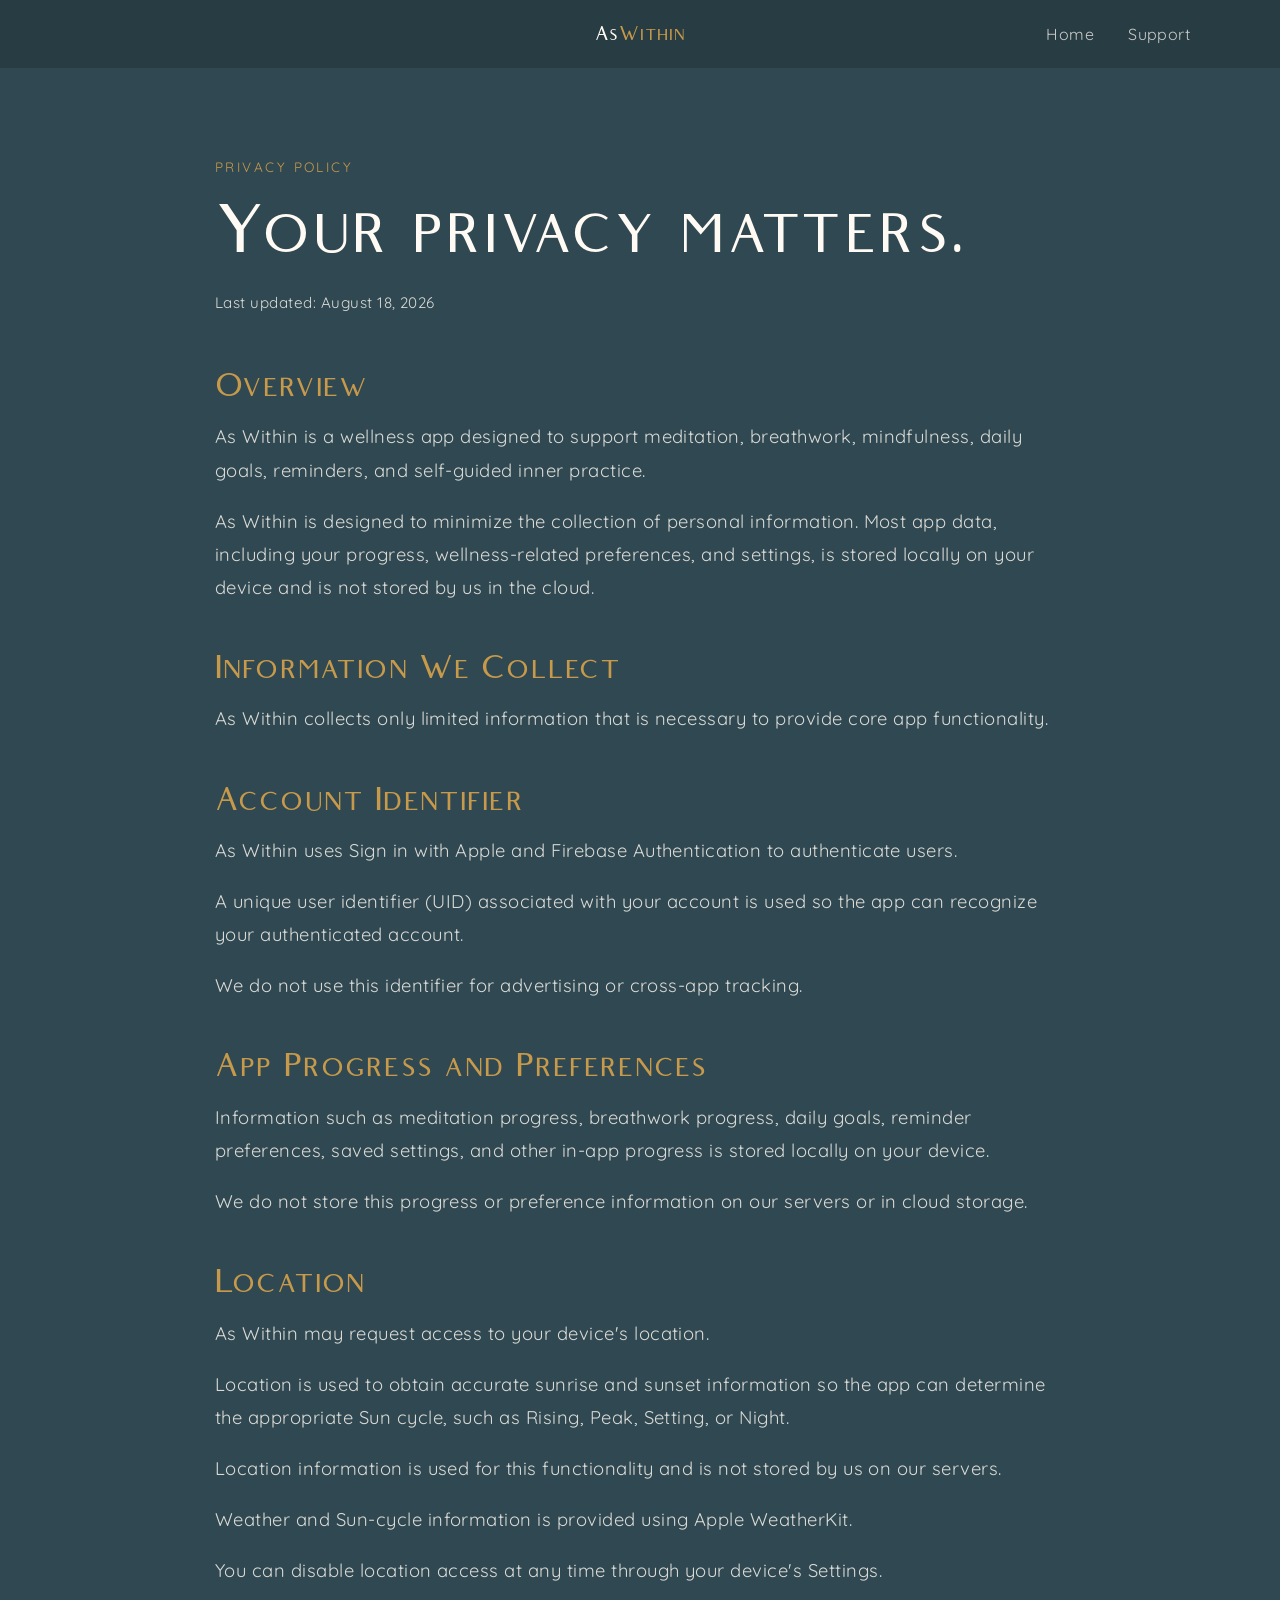
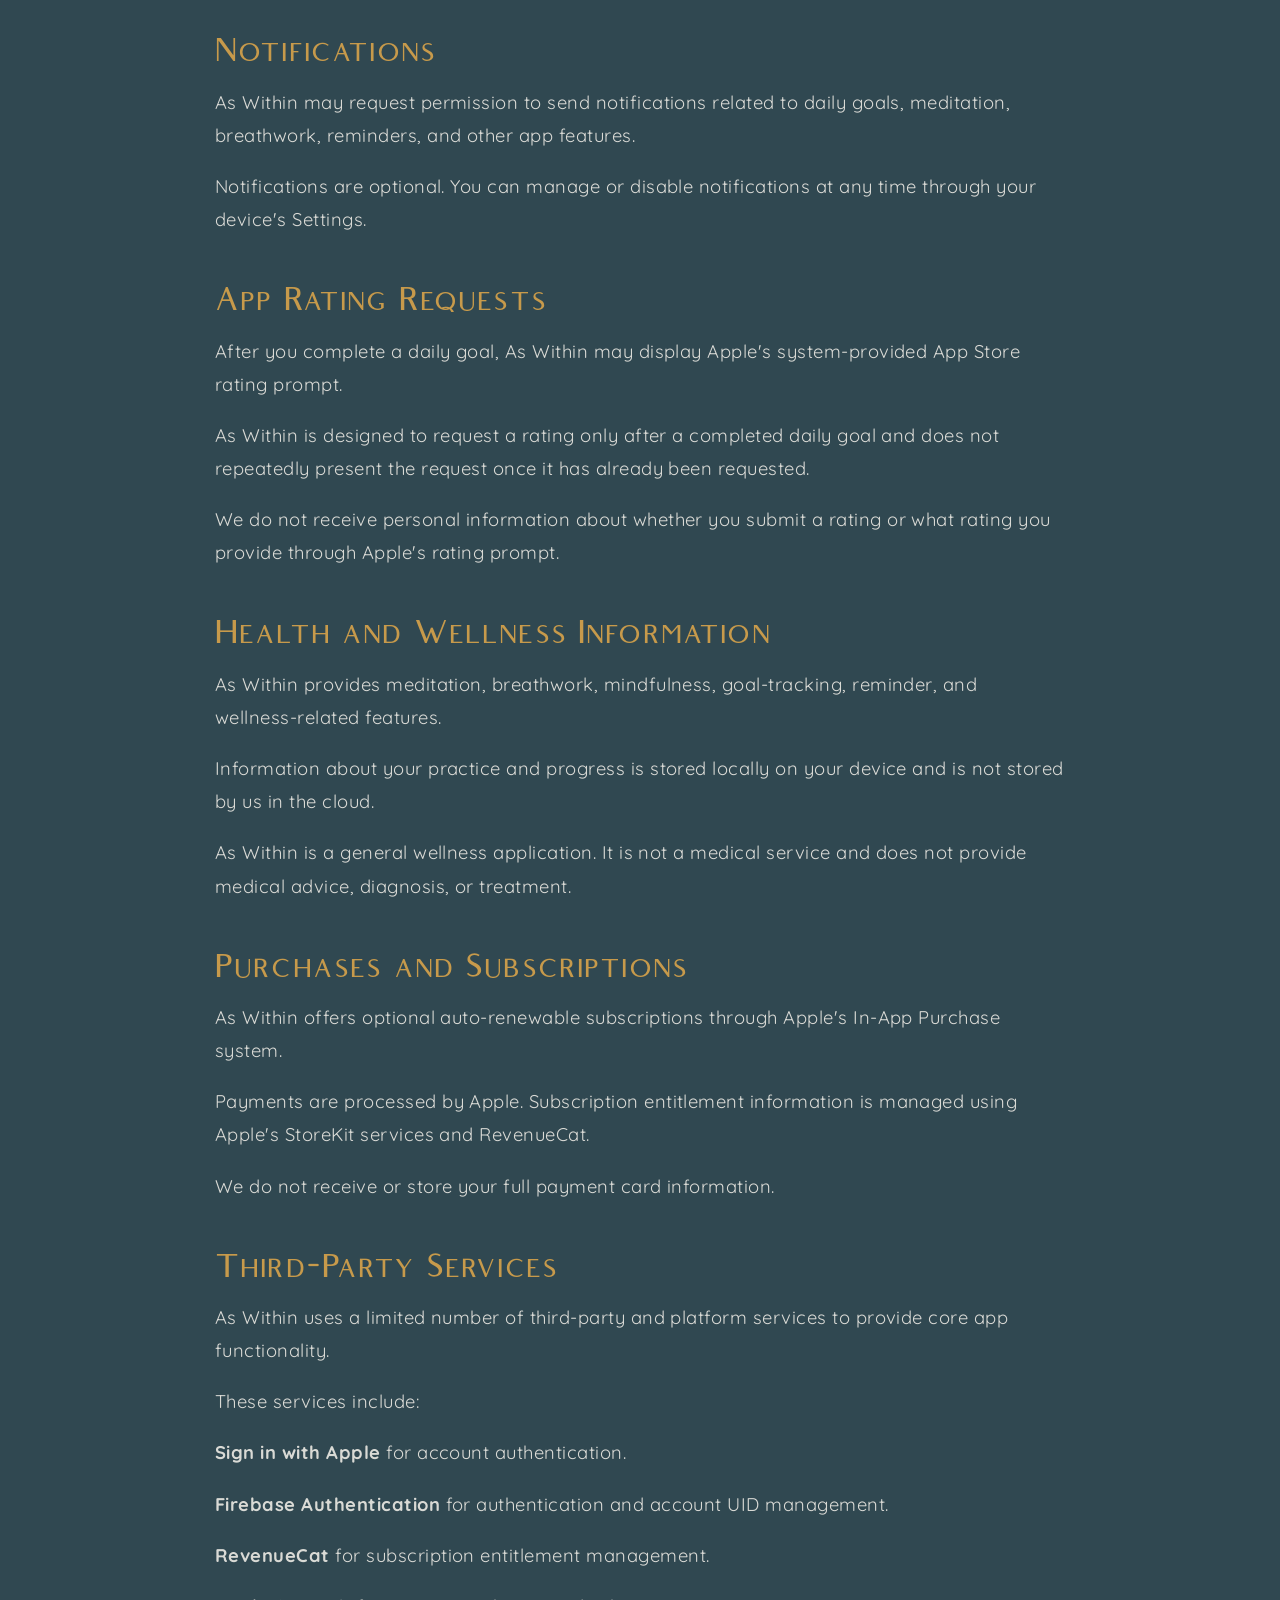
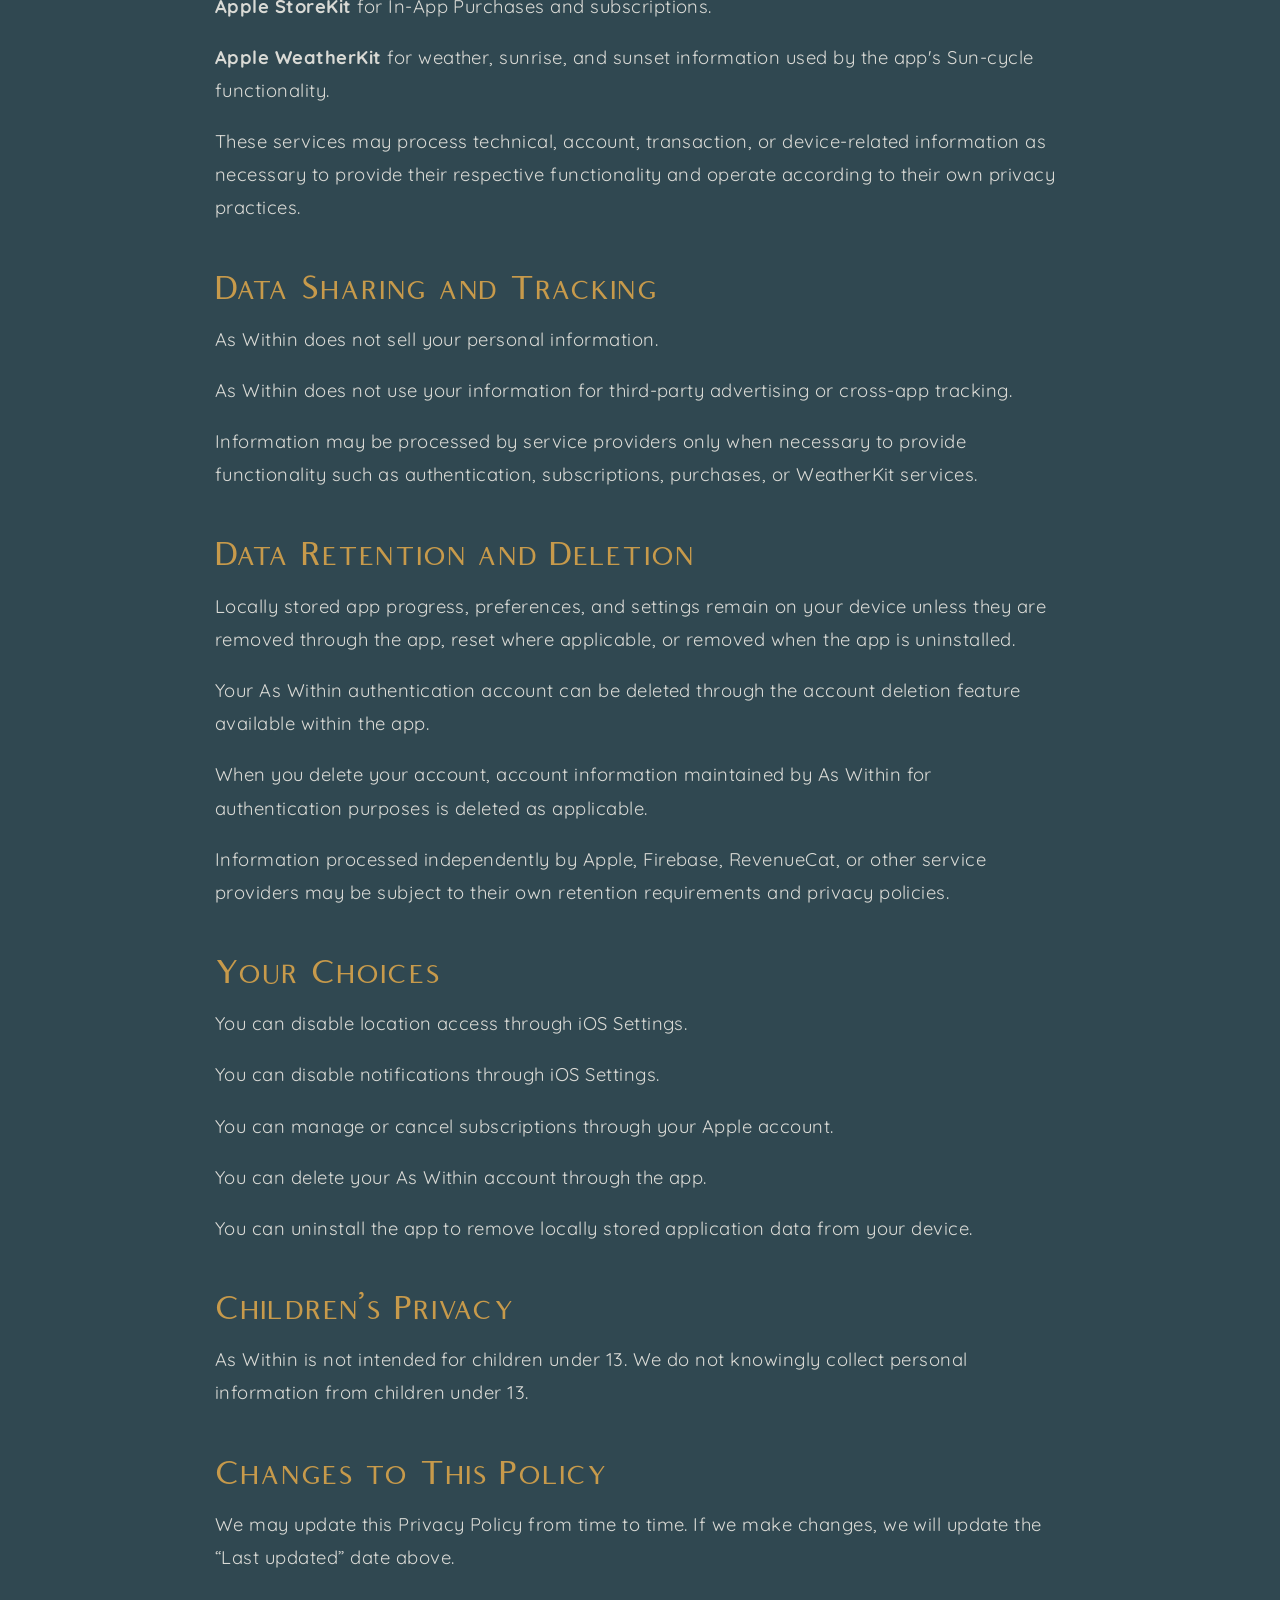
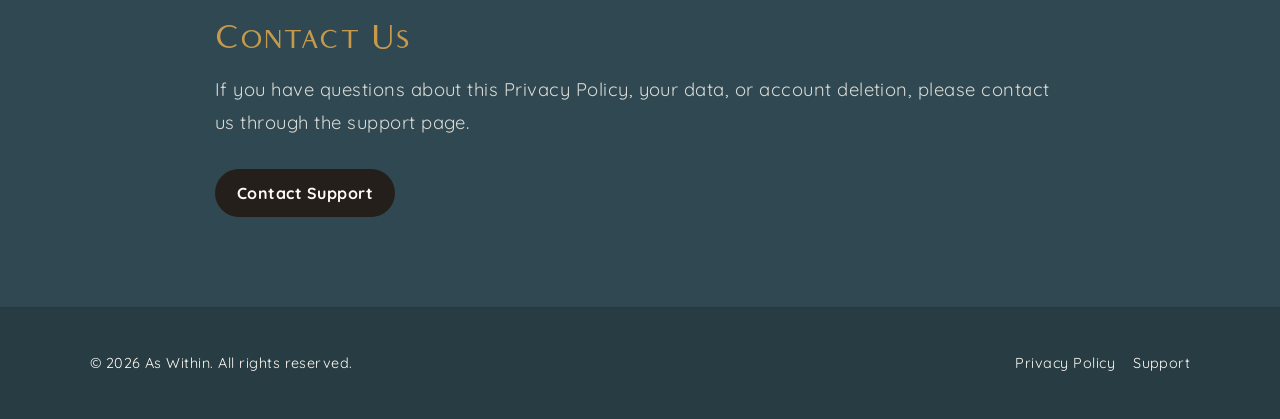
<file: privacy.html>
<!DOCTYPE html>
<html lang="en">
  <head>
    <meta charset="UTF-8" />
    <meta name="viewport" content="width=device-width, initial-scale=1.0" />

    <title>Privacy Policy | As Within</title>

    <meta
      name="description"
      content="Privacy Policy for As Within, a wellness app for breathwork, meditation, reminders, daily goals, and self-guided inner practice."
    />

    <link rel="stylesheet" href="styles.css" />
  </head>

  <body>
    <header class="site-header">
      <a
        href="index.html"
        class="brand-name header-brand"
        aria-label="As Within home"
      >
        <span class="brand-as">As</span><span class="brand-within">Within</span>
      </a>

      <nav class="nav-links" aria-label="Main navigation">
        <a href="index.html">Home</a>
        <a href="support.html">Support</a>
      </nav>
    </header>

    <main>
      <section class="legal-page">
        <div class="legal-content">
          <p class="legal-eyebrow">Privacy Policy</p>

          <h1 class="legal-title">Your privacy matters.</h1>

          <p class="legal-updated">Last updated: August 18, 2026</p>

          <div class="legal-section">
            <h2>Overview</h2>

            <p>
              As Within is a wellness app designed to support meditation,
              breathwork, mindfulness, daily goals, reminders, and self-guided
              inner practice.
            </p>

            <p>
              As Within is designed to minimize the collection of personal
              information. Most app data, including your progress,
              wellness-related preferences, and settings, is stored locally on
              your device and is not stored by us in the cloud.
            </p>
          </div>

          <div class="legal-section">
            <h2>Information We Collect</h2>

            <p>
              As Within collects only limited information that is necessary to
              provide core app functionality.
            </p>
          </div>

          <div class="legal-section">
            <h2>Account Identifier</h2>

            <p>
              As Within uses Sign in with Apple and Firebase Authentication to
              authenticate users.
            </p>

            <p>
              A unique user identifier (UID) associated with your account is
              used so the app can recognize your authenticated account.
            </p>

            <p>
              We do not use this identifier for advertising or cross-app
              tracking.
            </p>
          </div>

          <div class="legal-section">
            <h2>App Progress and Preferences</h2>

            <p>
              Information such as meditation progress, breathwork progress,
              daily goals, reminder preferences, saved settings, and other
              in-app progress is stored locally on your device.
            </p>

            <p>
              We do not store this progress or preference information on our
              servers or in cloud storage.
            </p>
          </div>

          <div class="legal-section">
            <h2>Location</h2>

            <p>
              As Within may request access to your device's location.
            </p>

            <p>
              Location is used to obtain accurate sunrise and sunset
              information so the app can determine the appropriate Sun cycle,
              such as Rising, Peak, Setting, or Night.
            </p>

            <p>
              Location information is used for this functionality and is not
              stored by us on our servers.
            </p>

            <p>
              Weather and Sun-cycle information is provided using Apple
              WeatherKit.
            </p>

            <p>
              You can disable location access at any time through your device's
              Settings.
            </p>
          </div>

          <div class="legal-section">
            <h2>Notifications</h2>

            <p>
              As Within may request permission to send notifications related to
              daily goals, meditation, breathwork, reminders, and other app
              features.
            </p>

            <p>
              Notifications are optional. You can manage or disable
              notifications at any time through your device's Settings.
            </p>
          </div>

          <div class="legal-section">
            <h2>App Rating Requests</h2>

            <p>
              After you complete a daily goal, As Within may display Apple's
              system-provided App Store rating prompt.
            </p>

            <p>
              As Within is designed to request a rating only after a completed
              daily goal and does not repeatedly present the request once it has
              already been requested.
            </p>

            <p>
              We do not receive personal information about whether you submit a
              rating or what rating you provide through Apple's rating prompt.
            </p>
          </div>

          <div class="legal-section">
            <h2>Health and Wellness Information</h2>

            <p>
              As Within provides meditation, breathwork, mindfulness,
              goal-tracking, reminder, and wellness-related features.
            </p>

            <p>
              Information about your practice and progress is stored locally on
              your device and is not stored by us in the cloud.
            </p>

            <p>
              As Within is a general wellness application. It is not a medical
              service and does not provide medical advice, diagnosis, or
              treatment.
            </p>
          </div>

          <div class="legal-section">
            <h2>Purchases and Subscriptions</h2>

            <p>
              As Within offers optional auto-renewable subscriptions through
              Apple's In-App Purchase system.
            </p>

            <p>
              Payments are processed by Apple. Subscription entitlement
              information is managed using Apple's StoreKit services and
              RevenueCat.
            </p>

            <p>
              We do not receive or store your full payment card information.
            </p>
          </div>

          <div class="legal-section">
            <h2>Third-Party Services</h2>

            <p>
              As Within uses a limited number of third-party and platform
              services to provide core app functionality.
            </p>

            <p>
              These services include:
            </p>

            <p>
              <strong>Sign in with Apple</strong> for account authentication.
            </p>

            <p>
              <strong>Firebase Authentication</strong> for authentication and
              account UID management.
            </p>

            <p>
              <strong>RevenueCat</strong> for subscription entitlement
              management.
            </p>

            <p>
              <strong>Apple StoreKit</strong> for In-App Purchases and
              subscriptions.
            </p>

            <p>
              <strong>Apple WeatherKit</strong> for weather, sunrise, and sunset
              information used by the app's Sun-cycle functionality.
            </p>

            <p>
              These services may process technical, account, transaction, or
              device-related information as necessary to provide their
              respective functionality and operate according to their own
              privacy practices.
            </p>
          </div>

          <div class="legal-section">
            <h2>Data Sharing and Tracking</h2>

            <p>
              As Within does not sell your personal information.
            </p>

            <p>
              As Within does not use your information for third-party
              advertising or cross-app tracking.
            </p>

            <p>
              Information may be processed by service providers only when
              necessary to provide functionality such as authentication,
              subscriptions, purchases, or WeatherKit services.
            </p>
          </div>

          <div class="legal-section">
            <h2>Data Retention and Deletion</h2>

            <p>
              Locally stored app progress, preferences, and settings remain on
              your device unless they are removed through the app, reset where
              applicable, or removed when the app is uninstalled.
            </p>

            <p>
              Your As Within authentication account can be deleted through the
              account deletion feature available within the app.
            </p>

            <p>
              When you delete your account, account information maintained by
              As Within for authentication purposes is deleted as applicable.
            </p>

            <p>
              Information processed independently by Apple, Firebase,
              RevenueCat, or other service providers may be subject to their own
              retention requirements and privacy policies.
            </p>
          </div>

          <div class="legal-section">
            <h2>Your Choices</h2>

            <p>
              You can disable location access through iOS Settings.
            </p>

            <p>
              You can disable notifications through iOS Settings.
            </p>

            <p>
              You can manage or cancel subscriptions through your Apple
              account.
            </p>

            <p>
              You can delete your As Within account through the app.
            </p>

            <p>
              You can uninstall the app to remove locally stored application
              data from your device.
            </p>
          </div>

          <div class="legal-section">
            <h2>Children’s Privacy</h2>

            <p>
              As Within is not intended for children under 13. We do not
              knowingly collect personal information from children under 13.
            </p>
          </div>

          <div class="legal-section">
            <h2>Changes to This Policy</h2>

            <p>
              We may update this Privacy Policy from time to time. If we make
              changes, we will update the “Last updated” date above.
            </p>
          </div>

          <div class="legal-section">
            <h2>Contact Us</h2>

            <p>
              If you have questions about this Privacy Policy, your data, or
              account deletion, please contact us through the support page.
            </p>

            <a class="button legal-button" href="support.html">
              Contact Support
            </a>
          </div>
        </div>
      </section>
    </main>

    <footer class="site-footer">
      <p>© 2026 As Within. All rights reserved.</p>

      <div class="footer-links">
        <a href="privacy.html">Privacy Policy</a>
        <a href="support.html">Support</a>
      </div>
    </footer>
  </body>
</html>
</file>
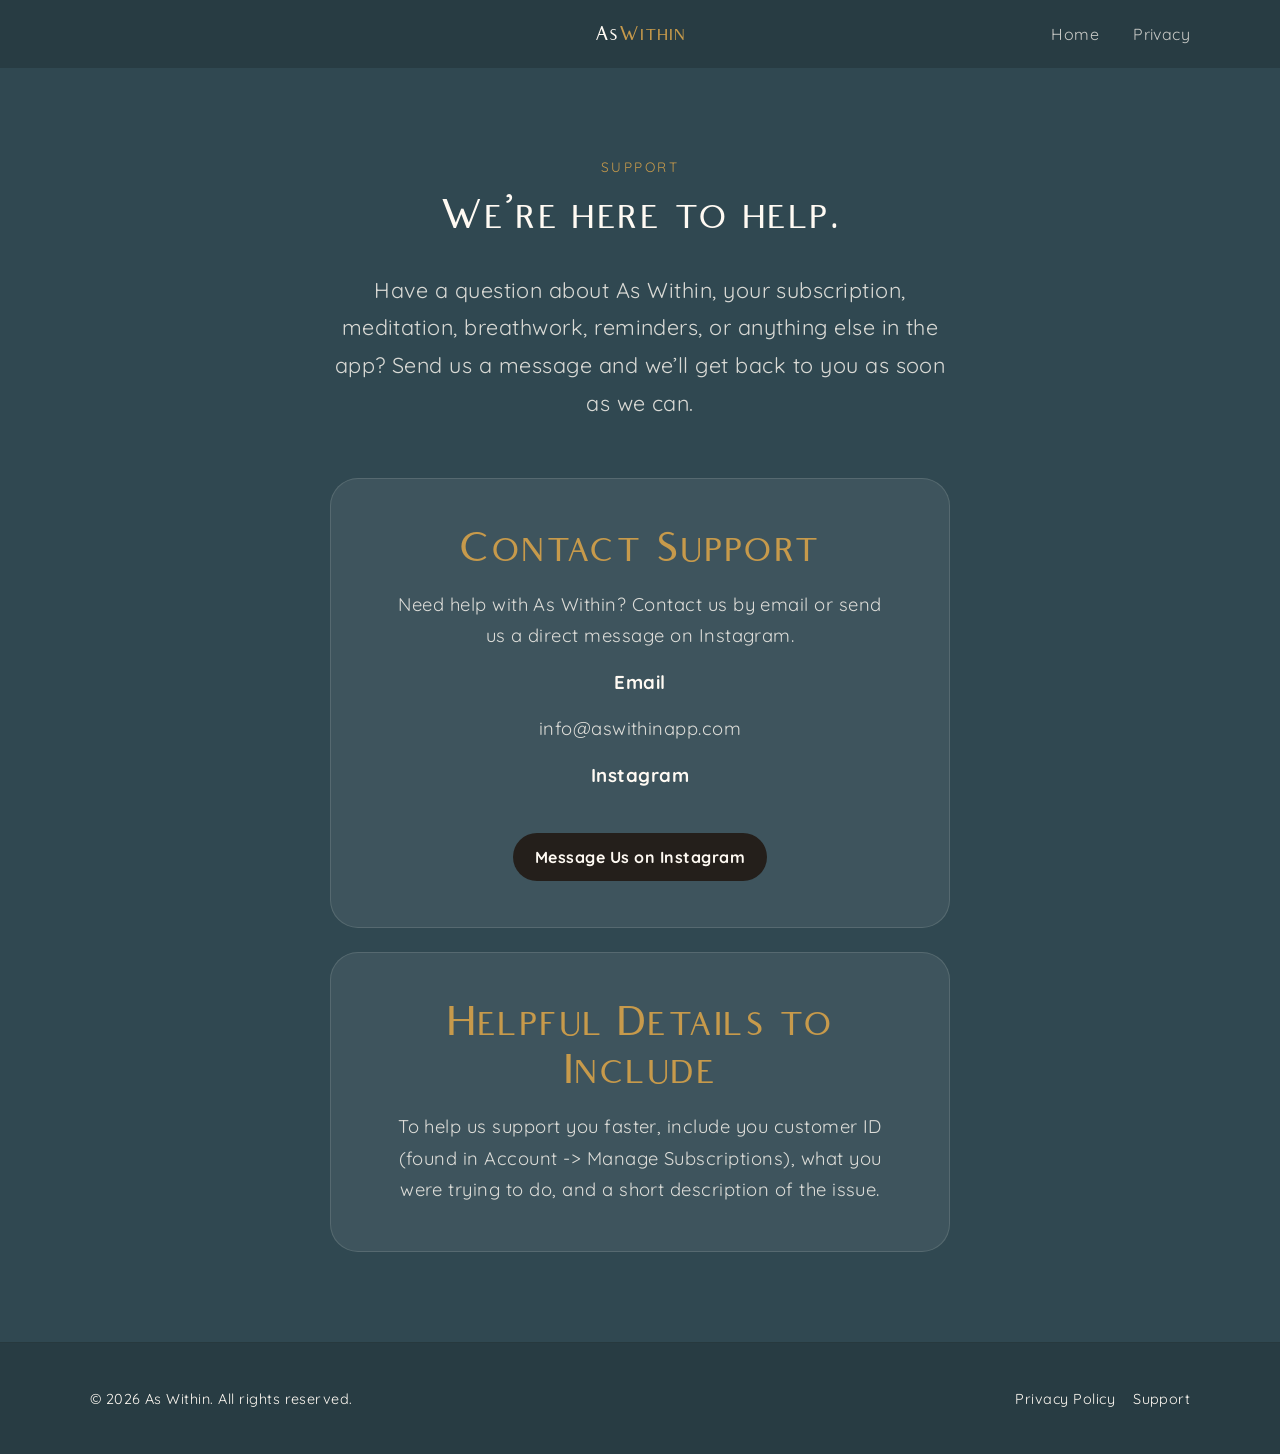
<file: support.html>
<!DOCTYPE html>
<html lang="en">
  <head>
    <meta charset="UTF-8" />
    <meta name="viewport" content="width=device-width, initial-scale=1.0" />

    <title>Support | As Within</title>

    <meta
      name="description"
      content="Contact As Within support for help with the wellness app, subscriptions, meditation, breathwork, reminders, or account questions."
    />

    <link rel="stylesheet" href="styles.css" />
  </head>

  <body>
    <header class="site-header">
      <a href="index.html" class="brand-name header-brand" aria-label="As Within home">
        <span class="brand-as">As</span><span class="brand-within">Within</span>
      </a>

      <nav class="nav-links" aria-label="Main navigation">
        <a href="index.html">Home</a>
        <a href="privacy.html">Privacy</a>
      </nav>
    </header>

    <main>
      <section class="support-page">
        <div class="support-content">
          <p class="support-eyebrow">Support</p>

          <h1 class="support-title">We’re here to help.</h1>

          <p class="support-bodyText">
            Have a question about As Within, your subscription, meditation,
            breathwork, reminders, or anything else in the app? Send us a message
            and we’ll get back to you as soon as we can.
          </p>

          <div class="support-card">
            <h2>Contact Support</h2>

            <p>
              Need help with As Within? Contact us by email or send us a direct
              message on Instagram.
            </p>

            <div class="support-contact-option">
              <h3>Email</h3>

              <p class="support-email-address">
                info@aswithinapp.com
              </p>
            </div>

            <div class="support-contact-option">
              <h3>Instagram</h3>

              <a
                class="button support-button"
                href="https://www.instagram.com/aswithinapp/"
                target="_blank"
                rel="noopener noreferrer"
              >
                Message Us on Instagram
              </a>
            </div>
          </div>

          <div class="support-card secondary-support-card">
            <h2>Helpful Details to Include</h2>

            <p>
              To help us support you faster, include you customer ID (found in Account -> Manage Subscriptions), what
              you were trying to do, and a short description of the issue.
            </p>
          </div>
        </div>
      </section>
    </main>

    <footer class="site-footer">
      <p>© 2026 As Within. All rights reserved.</p>

      <div class="footer-links">
        <a href="privacy.html">Privacy Policy</a>
        <a href="support.html">Support</a>
      </div>
    </footer>
  </body>
</html>
</file>
<file: styles.css>
* {
  box-sizing: border-box;
}

:root {
  --forest-green: rgb(48, 72, 81);
  --forest-green-soft: rgb(55, 83, 93);
  --forest-green-practice: rgb(48, 72, 81);
  --forest-green-intention: rgb(51, 77, 87);
  --forest-green-more: rgb(49, 74, 83);
  --forest-green-dark: rgb(40, 60, 67);
  --cream-text: #fffaf3;
  --soft-cream-text: rgba(255, 250, 243, 0.82);
  --gold-accent: #c79a4b;
}

body {
  margin: 0;
  font-family: "Quicksand", Arial, Helvetica, sans-serif;
  font-weight: 400;
  letter-spacing: 0.03em;
  background: var(--forest-green);
  color: var(--cream-text);
}

.section-nav {
  position: fixed;
  top: 50%;
  right: 24px;
  transform: translateY(-50%);
  z-index: 100;
  display: flex;
  flex-direction: column;
  align-items: center;
  gap: 14px;
}

.section-dot,
.section-arrow {
  border: none;
  cursor: pointer;
  color: var(--cream-text);
  background: rgba(255, 250, 243, 0.16);
  backdrop-filter: blur(10px);
  transition: transform 0.2s ease, background 0.2s ease;
}

.section-dot {
  width: 12px;
  height: 12px;
  padding: 0;
  border-radius: 999px;
}

.section-dot.active {
  background: var(--gold-accent);
  transform: scale(1.35);
}

.section-arrow {
  width: 34px;
  height: 34px;
  border-radius: 999px;
  font-size: 1rem;
}

.section-dot:hover,
.section-arrow:hover {
  transform: scale(1.15);
  background: rgba(255, 250, 243, 0.28);
}

.section-dot.active:hover {
  transform: scale(1.35);
  background: var(--gold-accent);
}

.brand-name {
  font-weight: 700;
}

.brand-as {
  color: var(--cream-text);
}

.brand-within {
  color: var(--gold-accent);
}

.site-header {
  position: relative;
  width: 100%;
  padding: 24px 7vw;
  display: flex;
  align-items: center;
  justify-content: flex-end;
  background: var(--forest-green-dark);
  color: var(--cream-text);
}

.header-brand {
  position: absolute;
  left: 50%;
  transform: translateX(-50%);
  font-size: 1.4rem;
  font-family: "Belgium", "Quicksand", Arial, Helvetica, sans-serif;
  font-weight: 400;
  letter-spacing: 0.03em;
}

a {
  color: inherit;
  text-decoration: none;
}

.logo {
  font-size: 1.4rem;
  font-weight: 700;
  letter-spacing: 0.03em;
}

.nav-links {
  display: flex;
  gap: 34px;
  flex-wrap: nowrap;
  white-space: nowrap;
}

.nav-links a {
  opacity: 0.75;
}

.nav-links a:hover {
  opacity: 1;
}

.hero {
  padding: 80px 7vw;
  display: flex;
  align-items: center;
  justify-content: center;
  text-align: center;
  background: var(--forest-green);
  color: var(--cream-text);
}

.hero-title { 
  font-size: clamp(3.5rem, 8vw, 7rem);
  font-family: "Belgium", "Quicksand", Arial, Helvetica, sans-serif;
  font-weight: 400;
  letter-spacing: 0.03em;
}

.hero-content {
  max-width: 820px;
}

.hero-eyebrow {
  margin: 0 0 16px;
  font-size: 0.8rem;
  letter-spacing: 0.18em;
  text-transform: uppercase;
  color: var(--gold-accent);
  padding-top: 10px;
}

h1 {
  margin: 0;
  font-size: clamp(3rem, 8vw, 5rem);
  line-height: 0.95;
  letter-spacing: -0.06em;
}

.hero-text {
  font-family: "Quicksand", Arial, Helvetica, sans-serif;
  max-width: 620px;
  margin: 28px auto 0;
  font-size: 1.2rem;
  line-height: 1.7;
  opacity: 0.8;
}

.hero-actions {
  margin-top: 36px;
  display: flex;
  justify-content: center;
  flex-wrap: wrap;
  gap: 14px;
}

.button {
  display: inline-flex;
  align-items: center;
  justify-content: center;
  min-height: 48px;
  padding: 0 22px;
  border-radius: 999px;
  font-weight: 700;
}

.primary-button {
  background: #241f1b;
  color: #fffaf3;
}

.secondary-button {
  border: 1px solid rgba(36, 31, 27, 0.25);
}

.app-idea {
  padding: clamp(64px, 8vw, 110px) 7vw;
  display: flex;
  align-items: center;
  justify-content: center;
  background: var(--forest-green-soft);
  color: var(--cream-text);
}

.app-idea-content {
  width: min(1100px, 100%);
  display: grid;
  grid-template-columns:
    minmax(220px, 0.85fr)
    minmax(320px, 1.15fr);
  align-items: center;
  gap: clamp(36px, 7vw, 90px);
}

.app-idea-image-wrapper {
  display: flex;
  align-items: center;
  justify-content: center;
  min-width: 0;
}

.app-idea-image-wrapper img {
  width: clamp(190px, 26vw, 260px);
  max-width: 100%;
  height: auto;
  display: block;
  border-radius: clamp(18px, 2vw, 24px);
}

.app-idea-text-wrapper {
  min-width: 0;
  text-align: left;
}

.app-idea-title {
  margin: 0;
  font-size: clamp(2.8rem, 5.5vw, 5rem);
  font-family: "Belgium", "Quicksand", Arial, Helvetica, sans-serif;
  font-weight: 400;
  letter-spacing: 0.03em;
  line-height: 0.95;
}

.app-idea-eyebrow {
  margin: clamp(22px, 3vw, 30px) 0 14px;
  font-size: clamp(0.72rem, 1vw, 0.85rem);
  letter-spacing: 0.18em;
  line-height: 1.5;
  text-transform: uppercase;
  color: var(--soft-cream-text);
}

.app-idea-the-saying {
  margin: 0;
  color: #a1712e;
  font-size: clamp(1rem, 1.5vw, 1.25rem);
  letter-spacing: 0.08em;
  line-height: 1.5;
}

.app-idea-bodyText {
  max-width: 520px;
  margin: clamp(20px, 3vw, 28px) 0 0;
  font-size: clamp(1rem, 1.5vw, 1.2rem);
  line-height: 1.7;
  color: var(--soft-cream-text);
}

.the-practice {
  padding: 80px 7vw;
  display: flex;
  align-items: center;
  justify-content: center;
  text-align: center;
  background: var(--forest-green-practice);
  color: var(--cream-text);
}

.the-practice-heading {
  width: min(1100px, 100%);
  margin: 0 auto 36px;
  text-align: center;  
}

.the-practice-eyebrow {
  margin: 0 0 16px;
  font-size: 1.2rem;
  letter-spacing: 0.18em;
  text-transform: uppercase;
  padding-top: 46px;
  color: #a1712e;
}

.the-practice-title {
  margin: 0;
  font-size: clamp(3rem, 6vw, 5rem);
  font-family: "Belgium", "Quicksand", Arial, Helvetica, sans-serif;
  font-weight: 400;
  letter-spacing: 0.03em;
  line-height: 0.95;
}

.the-practice-bodyText {
  max-width: 620px;
  margin: 8px auto 0;
  font-size: 1.2rem;
  font-weight: 200;
  line-height: 1.7;
  color: var(--soft-cream-text);
}

.practice-grid {
  width: min(1100px, 100%);
  margin: 64px auto 0;
  display: grid;
  grid-template-columns: repeat(3, 1fr);
  gap: 22px;
}

.practice-card {
  text-align: center;
}

.practice-card h3 {
  margin: 0;
  font-size: clamp(1.2rem, 2vw, 1.5rem);
  font-family: "Belgium", "Quicksand", Arial, Helvetica, sans-serif;
  font-weight: 400;
  letter-spacing: 0.03em;
  line-height: 0.95;
  color: var(--gold-accent);
}

.practice-card p {
  margin: 14px 0 22px;
  font-family:  "Quicksand", Arial, Helvetica, sans-serif;
  font-size: clamp(1rem, 2vw, 1.3rem);
  line-height: 1.6;
  color: var(--soft-cream-text);
}

.practice-card img {
  width: 100%;
  max-width: 220px;
  height: auto;
  display: block;
  margin: 0 auto 32px;
  border-radius: 20px;
}

.intention {
  padding: 80px 7vw;
  display: flex;
  align-items: center;
  justify-content: center;
  background: var(--forest-green-intention);
  color: var(--cream-text);
}

.intention-heading {
  width: min(1100px, 100%);
  margin: 0 auto;
  display: grid;
  grid-template-columns: 1fr 1fr;
  align-items: center;
  gap: clamp(40px, 7vw, 90px);
}

.intention-title {
  margin: 0;
  font-size: clamp(3.5rem, 8vw, 5rem);
  font-family: "Belgium", "Quicksand", Arial, Helvetica, sans-serif;
  font-weight: 400;
  letter-spacing: 0.03em;
  line-height: 0.95;
  text-align: center;
}

.intention-bodyText {
  max-width: clamp(300px, 45vw, 560px);
  margin: 0;
  font-size: clamp(1.2rem, 2vw, 1.5rem);
  line-height: 1.8;
  color: var(--soft-cream-text);
  text-align: left;
}

.intention-highlight {
  color: var(--gold-accent);
}

.more-than-a-meditation {
  padding: 80px 7vw;
  display: flex;
  align-items: center;
  justify-content: center;
  background: var(--forest-green-more);
  color: var(--cream-text);
}

.more-than-a-meditation-content {
  width: min(1100px, 100%);
  margin: 0 auto;
}

.more-grid {
  width: min(900px, 100%);
  margin: 0 auto;
  display: flex;
  flex-direction: column;
  gap: 34px;
}

.more-card {
  display: grid;
  grid-template-columns:
    minmax(0, 1fr)
    clamp(150px, 22vw, 240px);
  column-gap: clamp(20px, 5vw, 64px);
  align-items: center;
  padding: clamp(20px, 4vw, 38px);
  border-radius: clamp(20px, 3vw, 28px);
}

.more-card-text {
  display: flex;
  flex-direction: column;
  justify-content: center;
  gap: 8px;
  text-align: center;
}

.more-card h3 {
  margin: 0;
  font-size: clamp(1.8rem, 3vw, 2.0rem);
  font-family: "Belgium", "Quicksand", Arial, Helvetica, sans-serif;
  font-weight: 400;
  letter-spacing: 0.03em;
  line-height: 1;
  color: var(--gold-accent);
}

.more-card p {
  max-width: 540px;
  margin: 0 auto;
  font-family: "Quicksand", Arial, Helvetica, sans-serif;
  font-size: clamp(1rem, 1.6vw, 1.4rem);
  line-height: 1.65;
  color: var(--soft-cream-text);
}

.more-card img {
  width: clamp(150px, 22vw, 240px);
  max-width: 100%;
  height: auto;
  display: block;
  margin: 0;
  border-radius: clamp(14px, 2vw, 20px);
  justify-self: end;
}

.more-cta {
  margin: 90px auto 0;
  max-width: 820px;
  text-align: center;
}

.more-cta h1 {
  margin: 0;
  font-size: clamp(3.5rem, 4vw, 4rem);
  font-family: "Belgium", "Quicksand", Arial, Helvetica, sans-serif;
  font-weight: 10;
  letter-spacing: 0.03em;
  line-height: 0.95;
}

.more-cta-button {
  margin-top: 36px;
  background: #241f1b;
  color: #fffaf3;
}

h2 {
  margin: 0;
  font-size: clamp(2rem, 4vw, 4rem);
  line-height: 1.05;
  letter-spacing: -0.04em;
}

.site-footer {
  padding: 32px 7vw;
  display: flex;
  align-items: center;
  justify-content: space-between;
  gap: 24px;
  border-top: 1px solid rgba(36, 31, 27, 0.1);
  font-size: 0.9rem;
  background: var(--forest-green-dark);
}

.footer-links {
  display: flex;
  gap: 18px;
}

.legal-page {
  min-height: 100vh;
  padding: 90px 7vw;
  display: flex;
  justify-content: center;
  background: var(--forest-green);
  color: var(--cream-text);
}

.legal-content {
  width: min(850px, 100%);
  margin: 0 auto;
}

.legal-eyebrow {
  margin: 0 0 18px;
  font-size: 0.85rem;
  letter-spacing: 0.18em;
  text-transform: uppercase;
  color: var(--gold-accent);
}

.legal-title {
  margin: 0;
  font-size: clamp(3rem, 8vw, 5rem);
  font-family: "Belgium", "Quicksand", Arial, Helvetica, sans-serif;
  font-weight: 400;
  letter-spacing: 0.03em;
  line-height: 0.95;
}

.legal-updated {
  margin: 24px 0 56px;
  font-size: 0.95rem;
  color: var(--soft-cream-text);
}

.legal-section {
  margin-top: 46px;
}

.legal-section h2 {
  margin: 0 0 14px;
  font-size: clamp(1.6rem, 4vw, 2.4rem);
  font-family: "Belgium", "Quicksand", Arial, Helvetica, sans-serif;
  font-weight: 400;
  letter-spacing: 0.03em;
  line-height: 1;
  color: var(--gold-accent);
}

.legal-section p {
  margin: 0 0 18px;
  font-size: clamp(1rem, 2vw, 1.15rem);
  line-height: 1.8;
  color: var(--soft-cream-text);
}

.legal-button {
  margin-top: 12px;
  background: #241f1b;
  color: #fffaf3;
}

.support-page {
  min-height: 100vh;
  padding: 90px 7vw;
  display: flex;
  justify-content: center;
  align-items: center;
  background: var(--forest-green);
  color: var(--cream-text);
}

.support-content {
  width: min(850px, 100%);
  margin: 0 auto;
  text-align: center;
}

.support-eyebrow {
  margin: 0 0 18px;
  font-size: 0.85rem;
  letter-spacing: 0.18em;
  text-transform: uppercase;
  color: var(--gold-accent);
}

.support-title {
  margin: 0;
  font-size: clamp(3rem, 3vw, 4.1rem);
  font-family: "Belgium", "Quicksand", Arial, Helvetica, sans-serif;
  font-weight: 400;
  letter-spacing: 0.03em;
  line-height: 0.95;
}

.support-bodyText {
  max-width: clamp(300px, 55vw, 620px);
  margin: 32px auto 0;
  font-size: clamp(1.1rem, 2vw, 1.35rem);
  line-height: 1.75;
  color: var(--soft-cream-text);
}

.support-card {
  max-width: 620px;
  margin: 56px auto 0;
  padding: clamp(28px, 5vw, 46px);
  border-radius: 28px;
  background: rgba(255, 250, 243, 0.07);
  border: 1px solid rgba(255, 250, 243, 0.12);
}

.support-card h2 {
  margin: 0 0 16px;
  font-size: clamp(2rem, 4vw, 3rem);
  font-family: "Belgium", "Quicksand", Arial, Helvetica, sans-serif;
  font-weight: 400;
  letter-spacing: 0.03em;
  line-height: 1;
  color: var(--gold-accent);
}

.support-card p {
  margin: 0 auto;
  max-width: 500px;
  font-size: clamp(1rem, 2vw, 1.15rem);
  line-height: 1.7;
  color: var(--soft-cream-text);
}

.support-button {
  margin-top: 28px;
  background: #241f1b;
  color: #fffaf3;
}

.secondary-support-card {
  margin-top: 24px;
}

.support-email-text {
  margin-top: 22px;
  font-size: 0.95rem;
  color: var(--soft-cream-text);
}

.support-email-text a {
  color: var(--gold-accent);
  text-decoration: underline;
  text-underline-offset: 4px;
}

.waitlist-page {
  min-height: 100vh;
  margin: 0;
  background: var(--forest-green);
  color: var(--cream);
}

.waitlist-main {
  min-height: 100vh;
}

.waitlist-section {
  min-height: 100vh;
  display: flex;
  align-items: center;
  justify-content: center;
  padding: 64px 24px;
  box-sizing: border-box;
  position: relative;
  overflow: hidden;
}

.more-heal { 
  transform: rotate(-10deg);
}

.waitlist-floating-image {
  position: absolute;
  z-index: 1;
  top: 220px;
  right: -220px;
  width: clamp(400px, 50vw, 640px);
  transform: rotate(-28deg);
  border-radius: 24px;
  transform-origin: left;
  opacity: 0.72;
  pointer-events: none;
  user-select: none;
}

.waitlist-content {
  position: relative;
  z-index: 2;
  width: min(100%, 620px);
  padding: 48px;
  border: 1px solid rgba(255, 255, 255, 0.14);
  border-radius: 28px;
  background: rgba(255, 255, 255, 0.06);
  box-shadow: 0 24px 70px rgba(0, 0, 0, 0.18);
  backdrop-filter: blur(12px);
  -webkit-backdrop-filter: blur(12px);
  box-sizing: border-box;
}

.waitlist-eyebrow {
  margin: 0 0 12px;
  font-family: "Quicksand", sans-serif;
  font-size: 0.8rem;
  font-weight: 600;
  letter-spacing: 0.18em;
  text-transform: uppercase;
  text-align: center;
  color: var(--gold-accent);
}

.waitlist-title {
  margin: 0;
  font-family: "Belgium", serif;
  font-size: clamp(3rem, 8vw, 5rem);
  font-weight: 400;
  line-height: 0.95;
  text-align: center;
  color: var(--cream-text);
}

.waitlist-description {
  max-width: 500px;
  margin: 24px auto 0;
  font-family: "Quicksand", sans-serif;
  font-size: 1rem;
  line-height: 1.7;
  text-align: center;
  color: rgba(255, 255, 255, 0.78);
}

.waitlist-form {
  display: flex;
  flex-direction: column;
  gap: 20px;
  margin-top: 36px;
}

.waitlist-form-field {
  display: flex;
  flex-direction: column;
  gap: 9px;
}

.waitlist-form-field label {
  font-family: "Quicksand", sans-serif;
  font-size: 1.0rem;
  font-weight: 600;
  color: var(--gold-accent);
}

.waitlist-form-field input {
  width: 100%;
  min-height: 56px;
  padding: 0 18px;
  border: 1px solid rgba(255, 255, 255, 0.18);
  border-radius: 14px;
  background: rgba(255, 255, 255, 0.08);
  color: var(--cream);
  font-family: "Quicksand", sans-serif;
  font-size: 1rem;
  box-sizing: border-box;
  transition:
    border-color 0.2s ease,
    background-color 0.2s ease,
    box-shadow 0.2s ease;
}

.waitlist-form-field input::placeholder {
  color: rgba(255, 255, 255, 0.42);
}

.waitlist-form-field input:hover {
  background: rgba(255, 255, 255, 0.1);
}

.waitlist-form-field input:focus {
  outline: none;
  border-color: rgba(255, 255, 255, 0.55);
  background: rgba(255, 255, 255, 0.12);
  box-shadow: 0 0 0 4px rgba(255, 255, 255, 0.08);
}

.waitlist-button {
  width: 100%;
  min-height: 56px;
  margin-top: 4px;
  padding: 0 24px;
  border: 1px solid var(--cream);
  border-radius: 999px;
  background: var(--cream);
  color: var(--forest-green);
  font-family: "Quicksand", sans-serif;
  font-size: 0.95rem;
  font-weight: 700;
  letter-spacing: 0.04em;
  cursor: pointer;
  transition:
    transform 0.2s ease,
    background-color 0.2s ease,
    color 0.2s ease,
    box-shadow 0.2s ease;
}

.waitlist-button:hover {
  transform: translateY(-2px);
  background: transparent;
  color: var(--cream);
  box-shadow: 0 12px 28px rgba(0, 0, 0, 0.18);
}

.waitlist-button:active {
  transform: translateY(0);
}

.waitlist-button:focus-visible {
  outline: 3px solid rgba(255, 255, 255, 0.35);
  outline-offset: 4px;
}

.waitlist-privacy-text {
  margin: 18px 0 0;
  font-family: "Quicksand", sans-serif;
  font-size: 0.78rem;
  line-height: 1.5;
  text-align: center;
  color: rgba(255, 255, 255, 0.5);
}

.mailchimp-honeypot {
  position: absolute;
  left: -5000px;
}

.mailchimp-honeypot {
  position: absolute;
  left: -5000px;
}

.hero,
.app-idea,
.the-practice,
.intention,
.more-than-a-meditation {
  min-height: 100vh;
  min-height: 100dvh;
}

@media (max-width: 760px) {
  .section-nav {
    opacity: 0;
    right: 14px;
    gap: 12px;
  }

  .section-arrow {
    width: 30px;
    height: 30px;
  }

  .section-dot {
    width: 10px;
    height: 10px;
  }

  .site-header {
    padding: 20px 5vw;
    align-items: center;
    justify-content: space-between;
    gap: 16px;
  }

  .header-brand {
    position: static;
    left: auto;
    transform: none;
    flex-shrink: 0;
    font-size: 1.25rem;
  }

  .nav-links {
    gap: 14px;
    font-size: 0.85rem;
  }

  .hero {
    padding-top: 60px;
  }

  .app-idea {
  padding: 64px 7vw;
}

.app-idea-content {
  grid-template-columns: 1fr;
  gap: clamp(30px, 8vw, 44px);
  text-align: center;
}

.app-idea-image-wrapper {
  order: 1;
}

.app-idea-text-wrapper {
  order: 2;
  text-align: center;
}

.app-idea-image-wrapper img {
  width: clamp(150px, 58vw, 180px);
  max-width: 100%;
}

.app-idea-title {
  font-size: clamp(2.6rem, 12vw, 3.0rem);
}

.app-idea-eyebrow {
  margin-top: 24px;
  font-size: clamp(0.68rem, 2.8vw, 0.8rem);
}

.app-idea-the-saying {
  font-size: clamp(1rem, 4vw, 1.15rem);
}

.app-idea-bodyText {
  max-width: 440px;
  margin-left: auto;
  margin-right: auto;
  font-size: clamp(0.95rem, 3.8vw, 1.1rem);
  line-height: 1.65;
}

  .the-practice {
    padding-left: 5vw;
    padding-right: 5vw;
  }

  .the-practice-heading {
    max-width: 100%;
  }

  .the-practice-eyebrow {
    font-size: clamp(0.8rem, 3vw, 1rem);
    padding-top: 24px;
    margin-bottom: 12px;
  }

  .the-practice-title {
    font-size: clamp(2.3rem, 11vw, 3.5rem);
  }

  .the-practice-bodyText {
    font-size: clamp(0.85rem, 3vw, 1rem);
    line-height: 1.5;
  }

  .practice-grid {
    grid-template-columns: repeat(3, 1fr);
    gap: clamp(8px, 2.5vw, 18px);
    margin-top: 42px;
  }

  .practice-card h3 {
    font-size: clamp(0.85rem, 4vw, 1.1rem);
  }

  .practice-card p {
    margin: 10px 0 16px;
    font-size: clamp(0.72rem, 2.8vw, 0.95rem);
    line-height: 1.35;
  }

  .practice-card img {
    max-width: 100%;
    border-radius: 14px;
    margin-bottom: 20px;
  }

  .more-than-a-meditation {
    padding-left: 5vw;
    padding-right: 5vw;
  }

  .more-grid {
    gap: 22px;
  }

  .more-card {
    grid-template-columns:
      minmax(0, 1fr)
      clamp(90px, 28vw, 130px);
    column-gap: clamp(12px, 4vw, 18px);
    padding: clamp(16px, 5vw, 22px);
  }

  .more-card:nth-child(even) img {
    justify-self: start;
  }

  .more-card-text {
    gap: 5px;
  }

  .more-card h3 {
    margin: 0;
    font-family: "Belgium", "Quicksand", Arial, Helvetica, sans-serif;
    font-weight: 400;
    letter-spacing: 0.03em;
    line-height: 1;
    color: var(--gold-accent);
  }

  .more-card p {
    max-width: 540px;
    margin: 0 auto;
    font-family: "Quicksand", Arial, Helvetica, sans-serif;
    line-height: 1.6;
    color: var(--soft-cream-text);
  }

 .more-card img {
    width: clamp(100px, 28vw, 160px);
    max-width: 100%;
    justify-self: end;
  }

  .more-cta {
    margin-top: 20px;
  }

  .more-cta h1 {
    font-size: clamp(2.1rem, 3vw, 2.6rem);
  }

  .intention-heading {
    grid-template-columns: 1fr;
    gap: 68px;
    text-align: center;
  }

  .intention-title {
    text-align: center;
  }

  .intention-bodyText {
    max-width: min(100%, 320px);
    margin: 0 auto;
    font-size: clamp(1rem, 4vw, 1.2rem);
    line-height: 1.65;
    text-align: center;
  }

  .legal-page {
    padding-top: 70px;
    padding-bottom: 70px;
  }

  .legal-updated {
    margin-bottom: 42px;
  }

  .legal-section {
    margin-top: 38px;
  }

  .legal-section p {
    line-height: 1.65;
  }

  .support-page {
    padding-top: 70px;
    padding-bottom: 70px;
  }

  .support-bodyText {
    max-width: min(100%, 420px);
    font-size: clamp(1rem, 4vw, 1.2rem);
    line-height: 1.65;
  }

  .support-card {
    margin-top: 42px;
    border-radius: 22px;
  }

  .support-card p {
    line-height: 1.6;
  }

  .waitlist-section {
    align-items: flex-start;
    padding: 96px 18px 48px;
  }

  .waitlist-content {
    padding: 36px 22px;
    border-radius: 22px;
  }

  .waitlist-title {
    font-size: clamp(3rem, 16vw, 4.5rem);
  }

  .waitlist-description {
    font-size: 0.95rem;
  }

  .site-footer {
    flex-direction: column;
    align-items: flex-start;
  }
}

@font-face {
  font-family: "Quicksand";
  src: url("fonts/Quicksand-VariableFont_wght.ttf") format("truetype");
  font-weight: 300 700;
  font-style: normal;
}

@font-face {
  font-family: "Belgium";
  src: url("fonts/Belgium-Regular.otf") format("opentype");
  font-weight: 400;
  font-style: normal;
}
</file>
